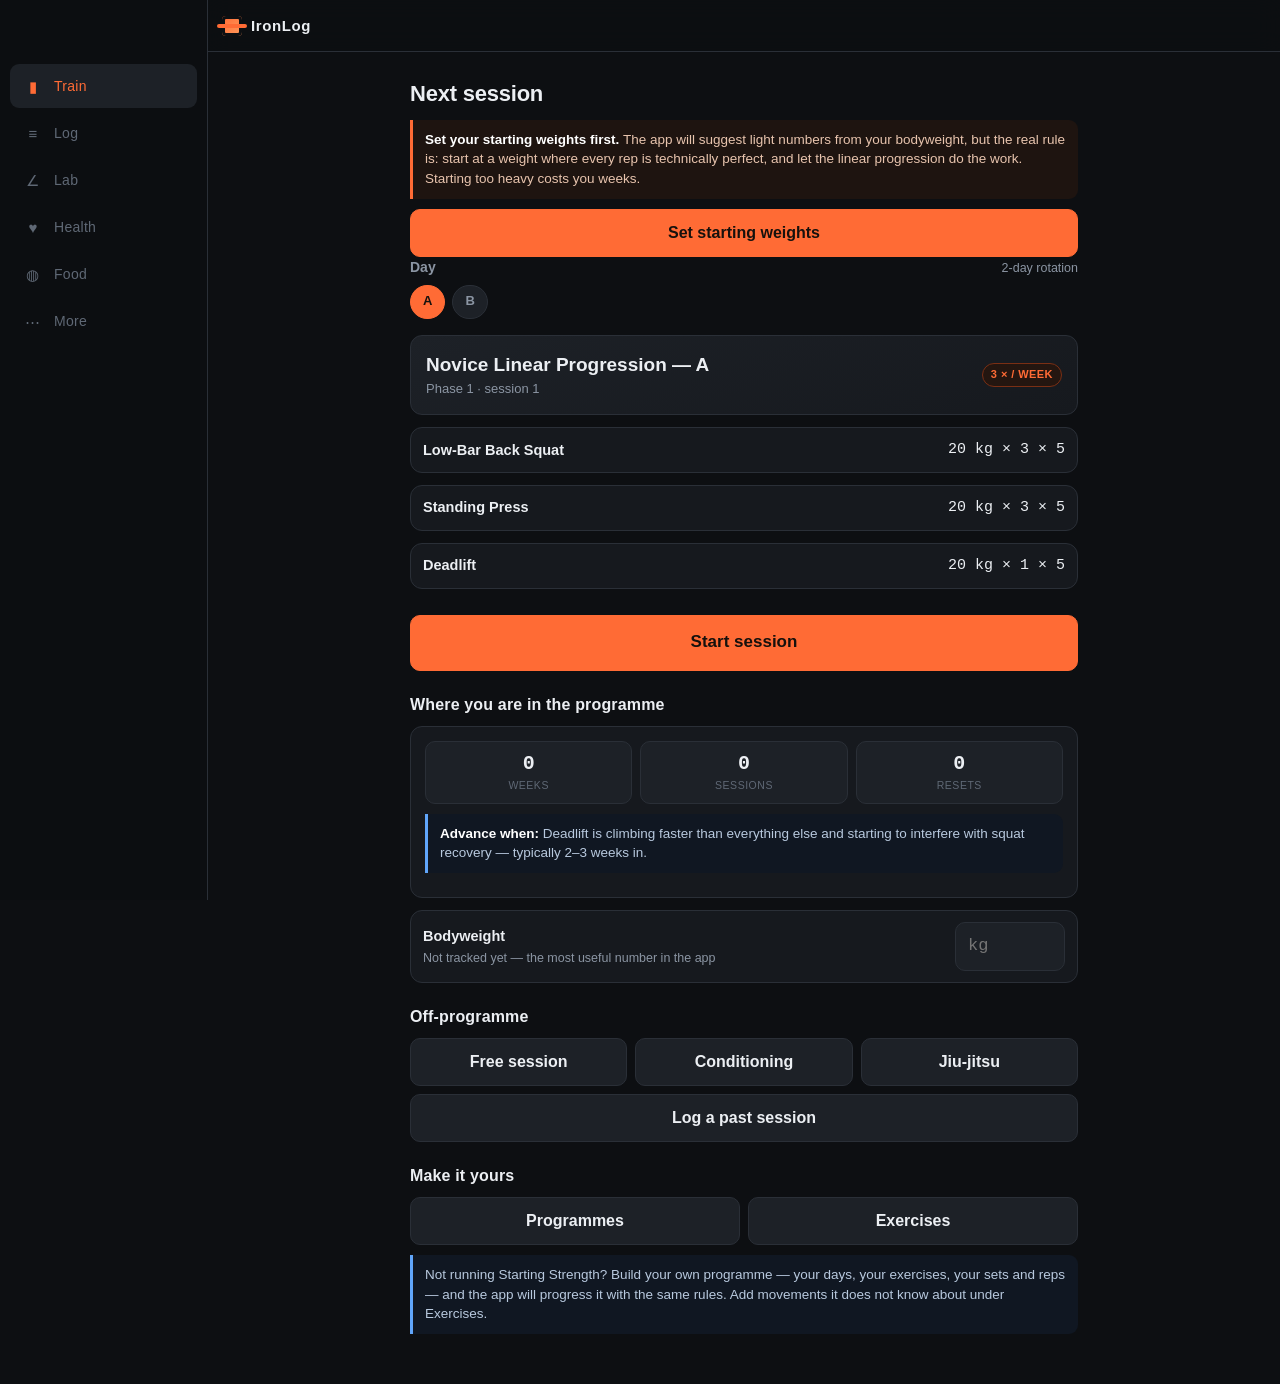
<file: index.html>
<!DOCTYPE html>
<html lang="en">
<head>
<meta charset="utf-8">
<meta name="viewport" content="width=device-width, initial-scale=1, viewport-fit=cover, maximum-scale=1">
<title>IronLog</title>
<meta name="description" content="Starting Strength training log, health tracking, nutrition and movement testing. Offline, local, yours.">
<meta name="theme-color" content="#0d0f12">
<meta name="apple-mobile-web-app-capable" content="yes">
<meta name="apple-mobile-web-app-status-bar-style" content="black-translucent">
<meta name="apple-mobile-web-app-title" content="IronLog">
<link rel="manifest" href="manifest.webmanifest">
<link rel="apple-touch-icon" href="icons/icon-180.png">
<link rel="icon" href="icons/icon-192.png">
<link rel="stylesheet" href="css/app.css">
</head>
<body>

<header id="topbar">
  <div class="brand">
    <span class="brand-mark" aria-hidden="true"></span>
    <span class="brand-name">IronLog</span>
  </div>
  <div id="topbar-slot"></div>
</header>

<nav id="nav" aria-label="Main">
  <button data-route="train"  class="nav-btn"><span class="nav-ico">▮</span><span>Train</span></button>
  <button data-route="log"    class="nav-btn"><span class="nav-ico">≡</span><span>Log</span></button>
  <button data-route="lab"    class="nav-btn"><span class="nav-ico">∠</span><span>Lab</span></button>
  <button data-route="health" class="nav-btn"><span class="nav-ico">♥</span><span>Health</span></button>
  <button data-route="food"   class="nav-btn"><span class="nav-ico">◍</span><span>Food</span></button>
  <button data-route="more"   class="nav-btn"><span class="nav-ico">⋯</span><span>More</span></button>
</nav>

<main id="view" tabindex="-1"></main>

<div id="rest-bar" hidden>
  <div class="rest-progress"><div class="rest-fill"></div></div>
  <div class="rest-body">
    <span class="rest-label">Rest</span>
    <span class="rest-clock">0:00</span>
    <button class="rest-add" data-add="30">+30s</button>
    <button class="rest-skip">Skip</button>
  </div>
</div>

<noscript>
  <p style="padding:2rem;color:#eee;background:#111">IronLog needs JavaScript. It runs entirely in your browser — there is no server to fall back to.</p>
</noscript>

<script type="module" src="js/app.js"></script>
</body>
</html>
</file>
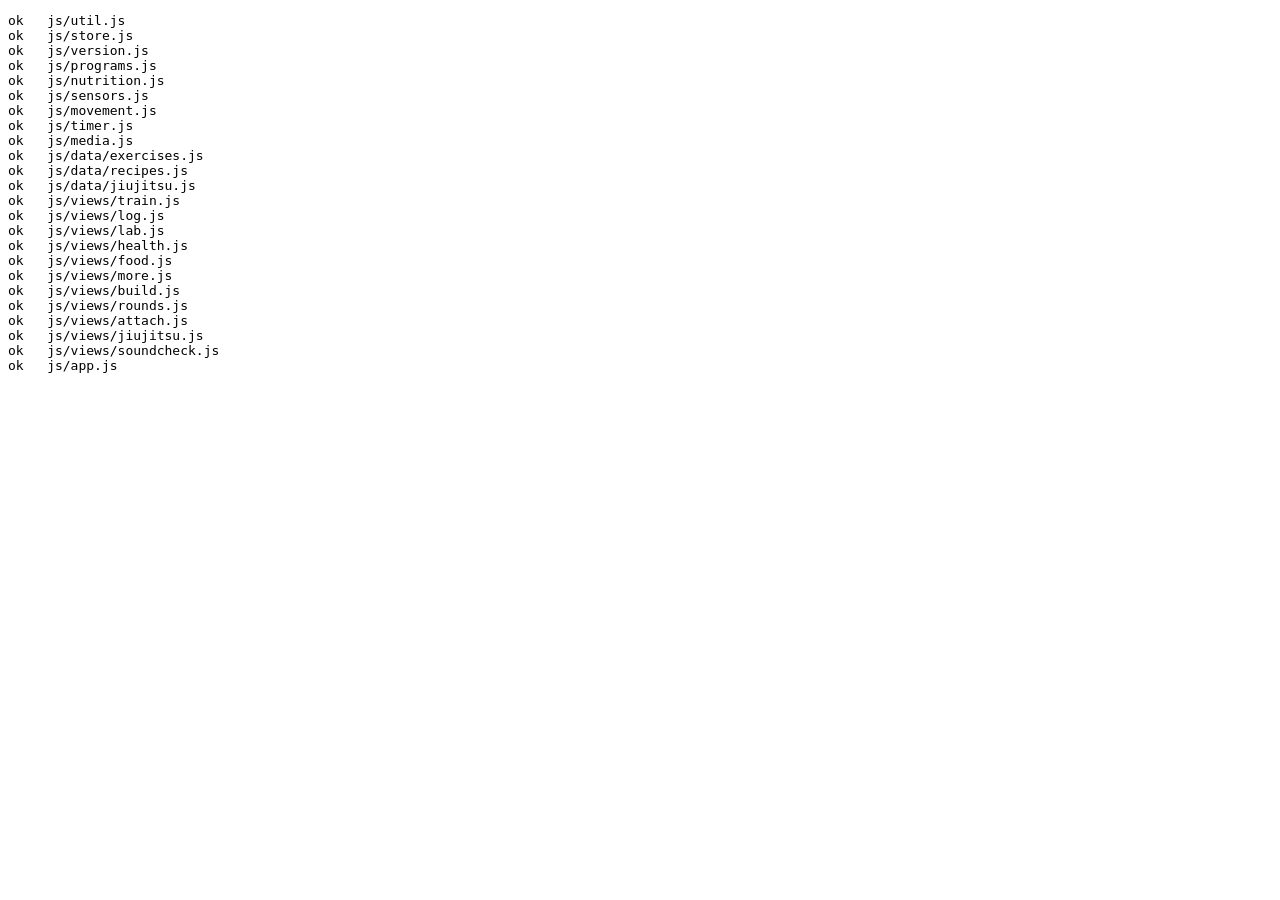
<file: syntaxcheck.html>
<!DOCTYPE html><meta charset="utf-8"><title>syntax</title><body><pre id="o">checking…</pre>
<script type="module">
const mods = [
  'js/util.js','js/store.js','js/version.js','js/programs.js','js/nutrition.js',
  'js/sensors.js','js/movement.js','js/timer.js','js/media.js',
  'js/data/exercises.js','js/data/recipes.js','js/data/jiujitsu.js',
  'js/views/train.js','js/views/log.js','js/views/lab.js','js/views/health.js',
  'js/views/food.js','js/views/more.js','js/views/build.js','js/views/rounds.js',
  'js/views/attach.js','js/views/jiujitsu.js','js/views/soundcheck.js','js/app.js',
];
const out = [];
for (const m of mods) {
  try { await import('/' + m); out.push('ok   ' + m); }
  catch (e) { out.push('FAIL ' + m + '  ->  ' + e.message); }
}
document.getElementById('o').textContent = out.join('\n');
window.__syntax = out.filter(l => l.startsWith('FAIL'));
</script>
</file>
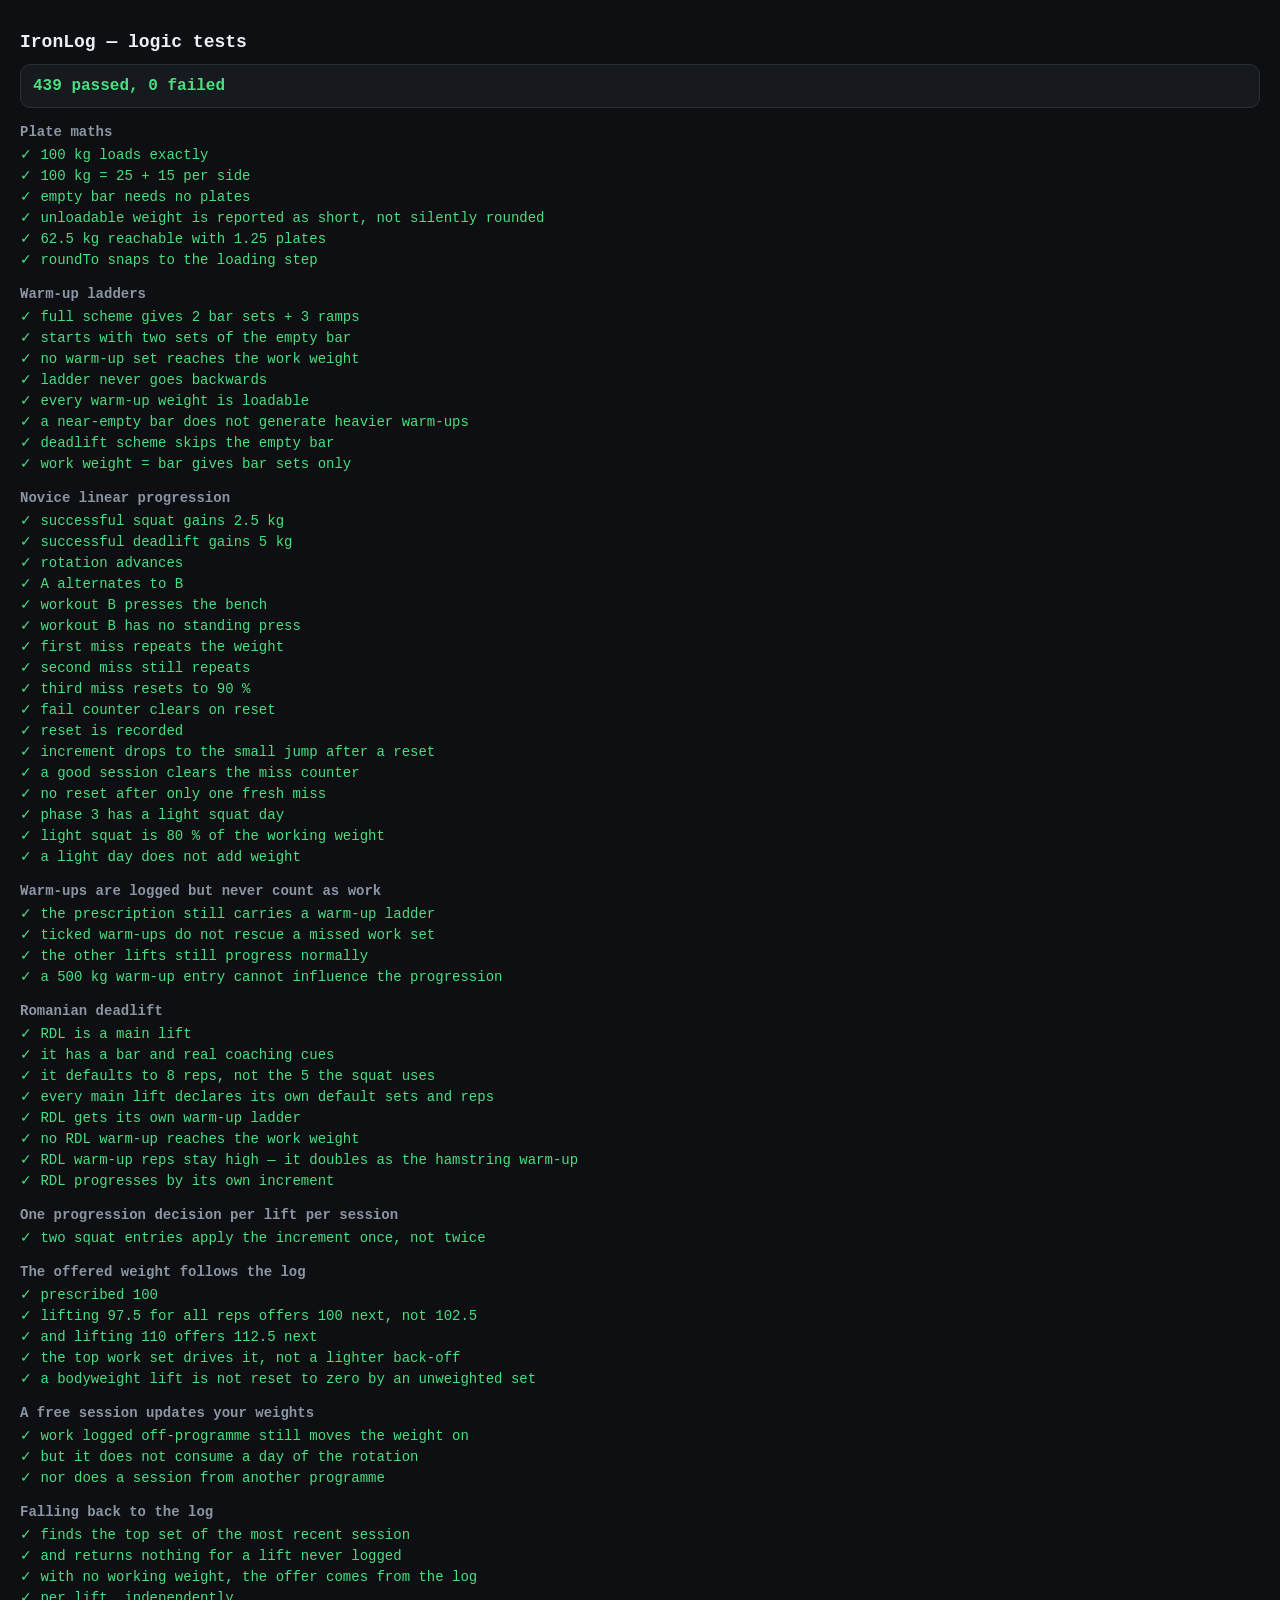
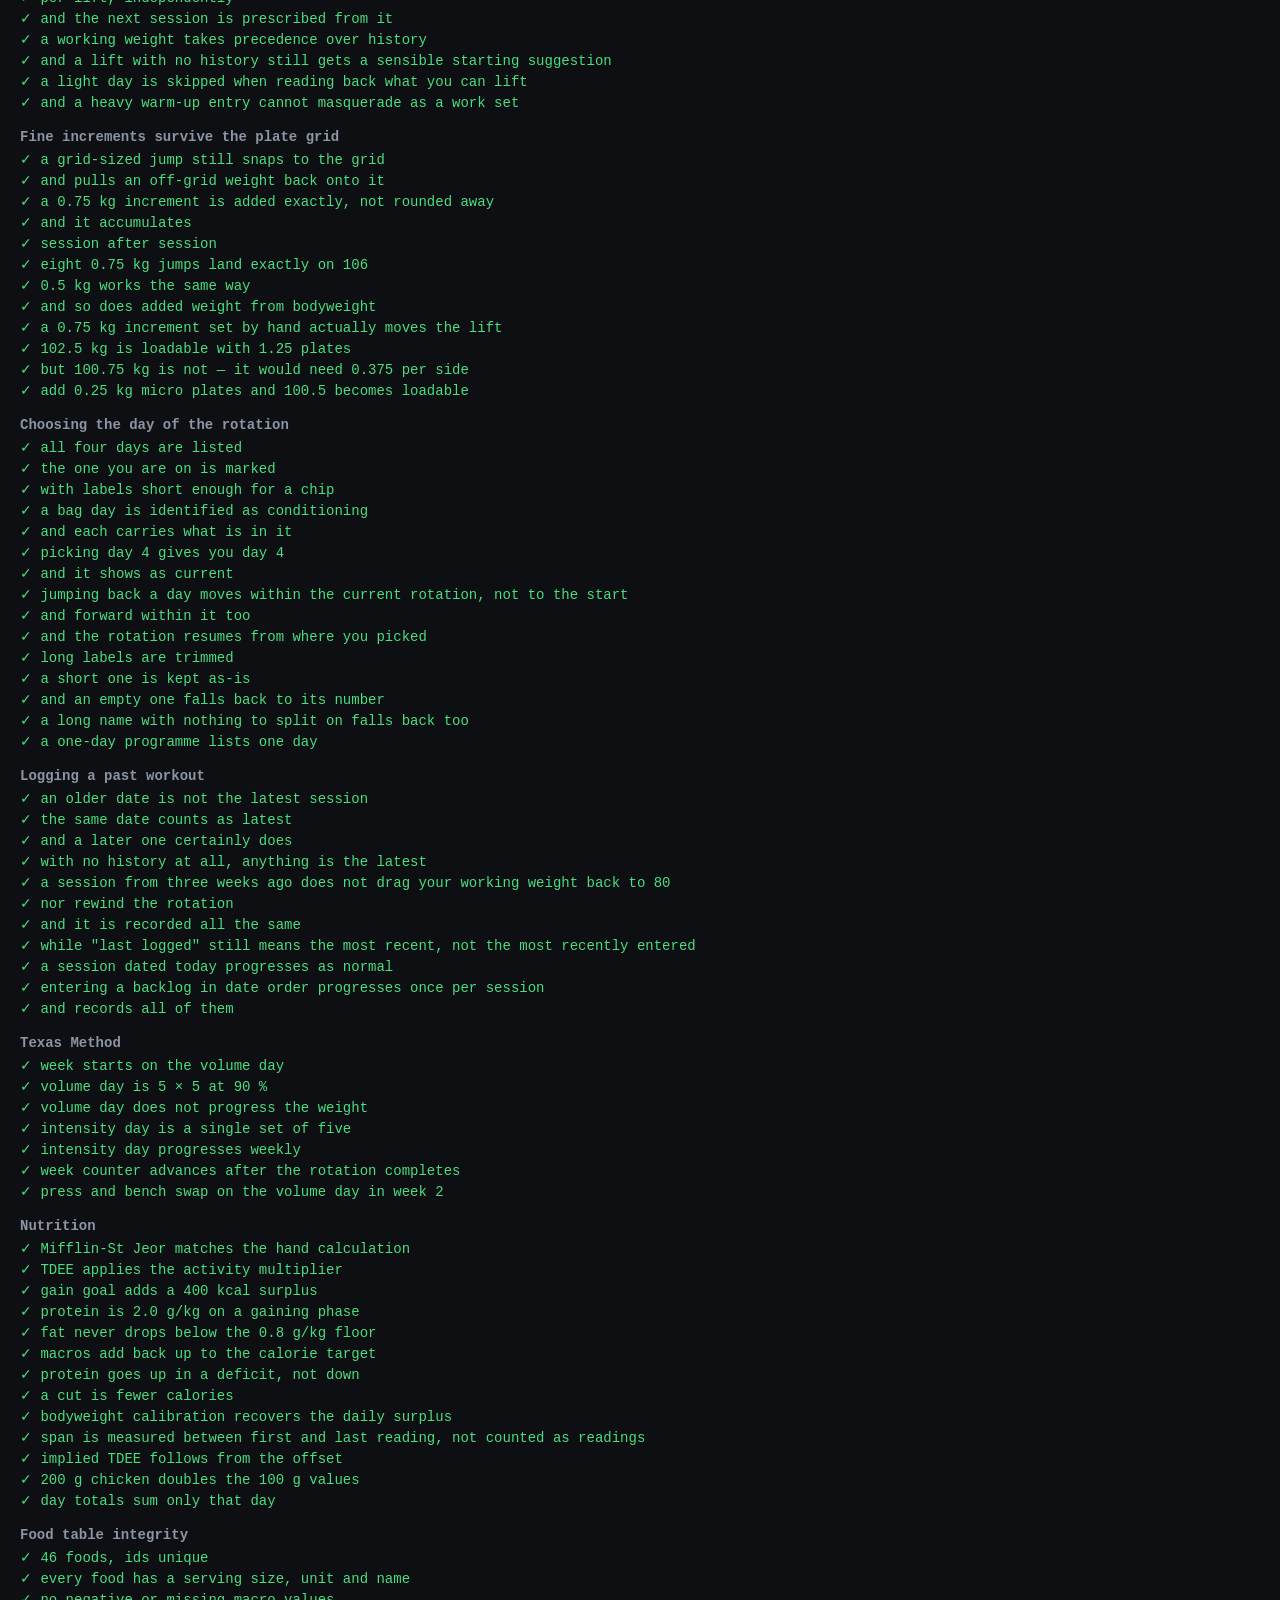
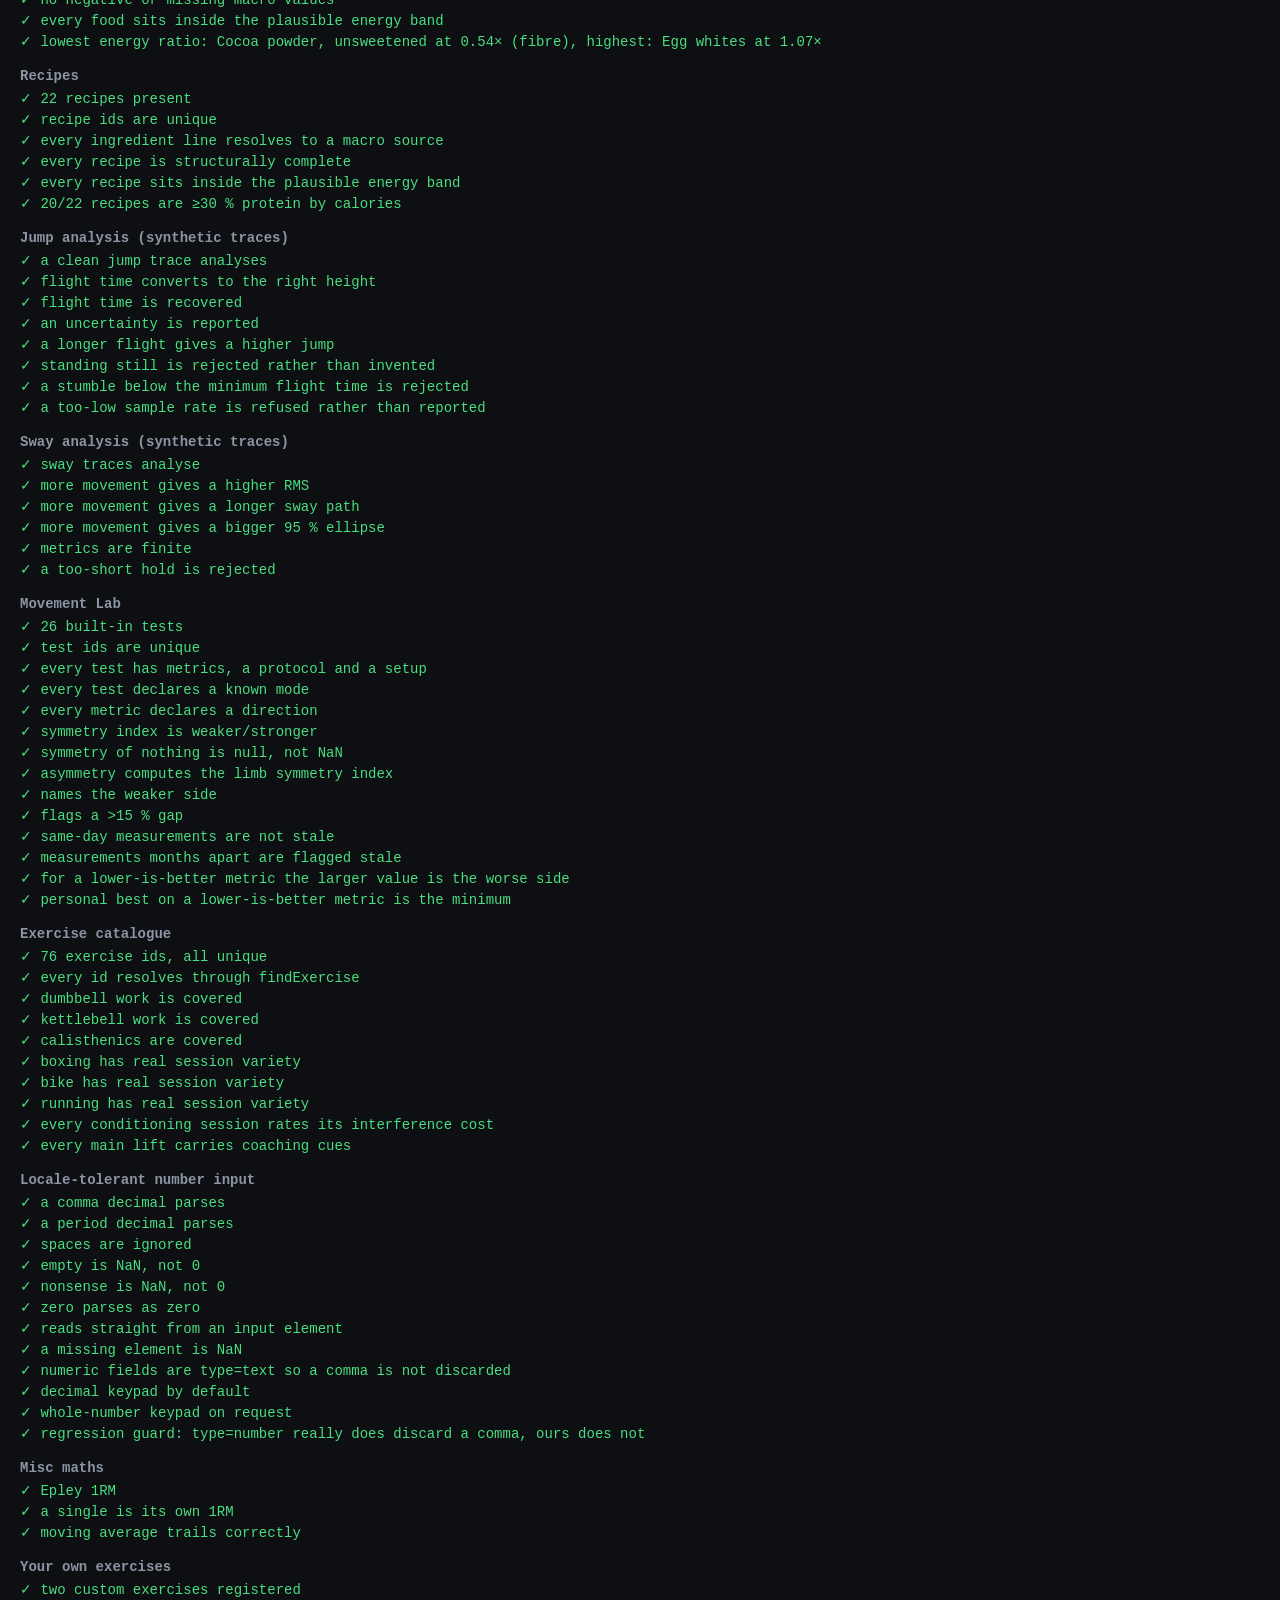
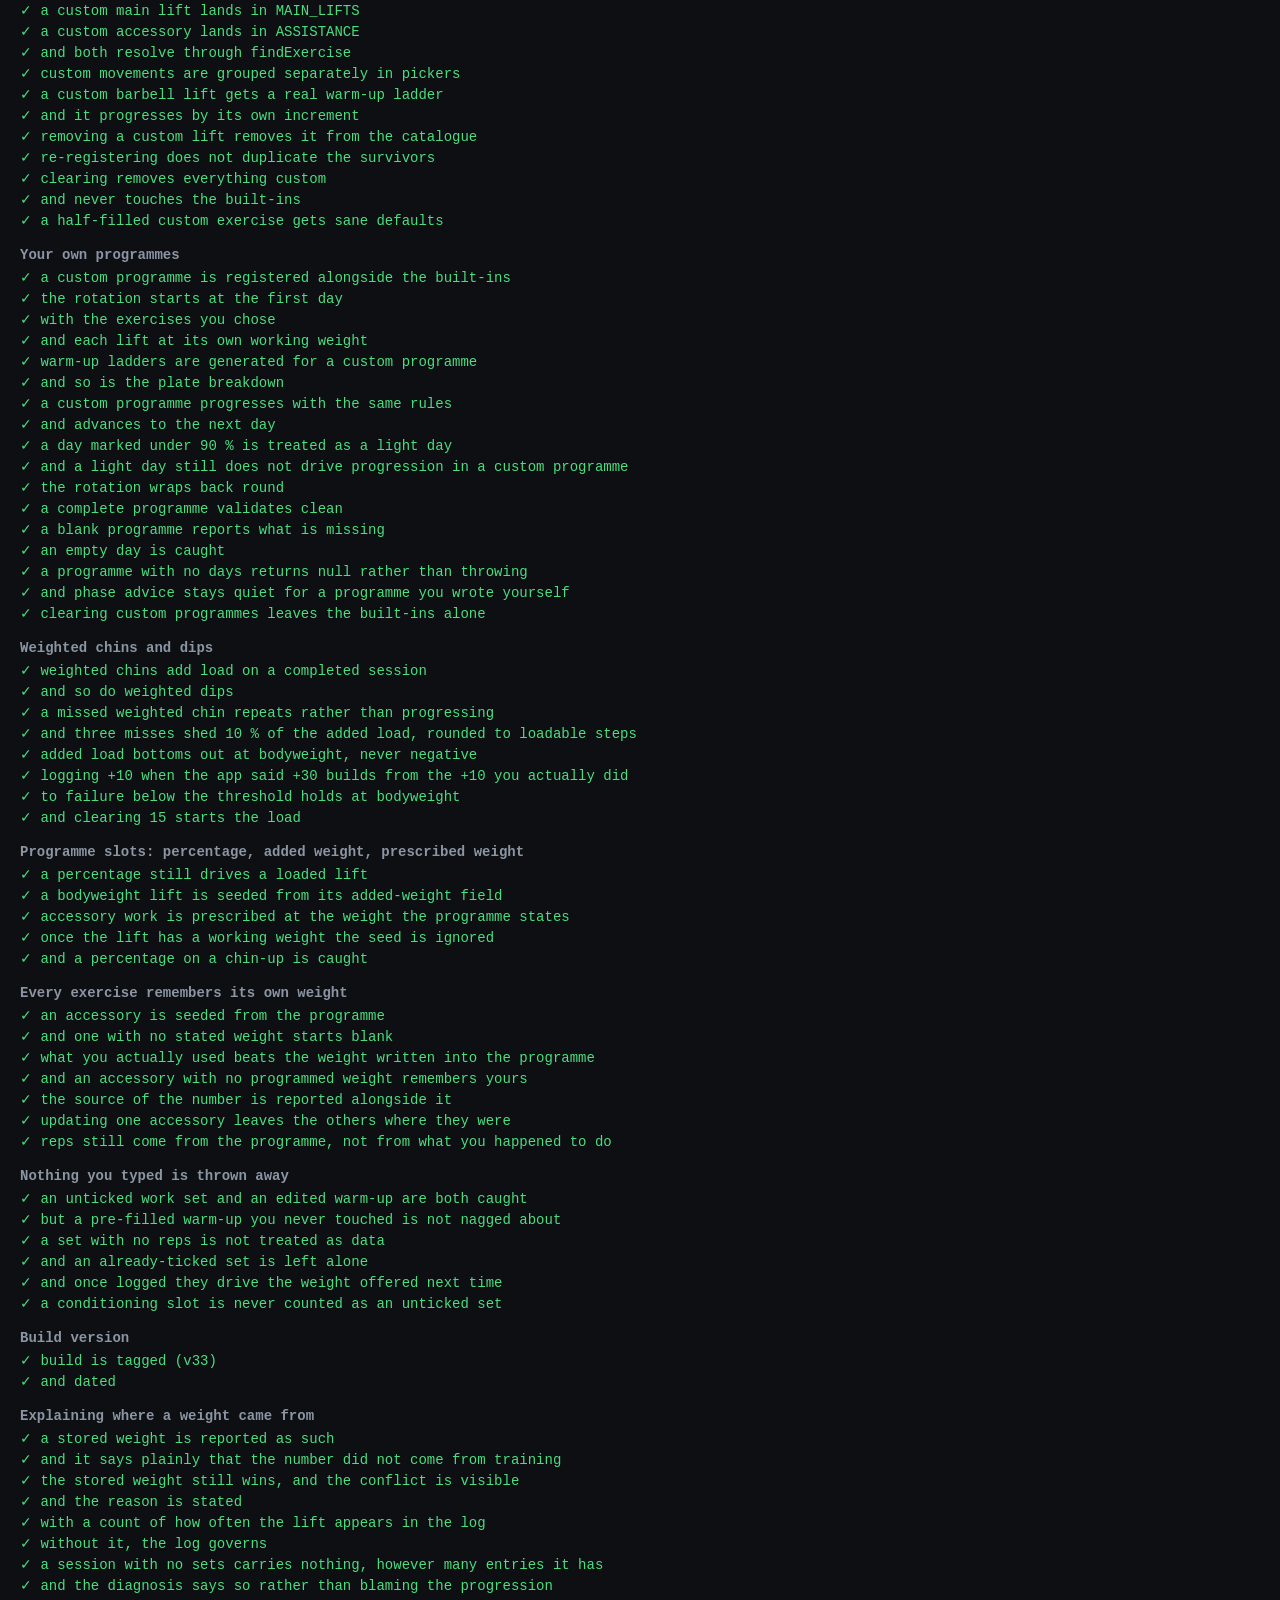
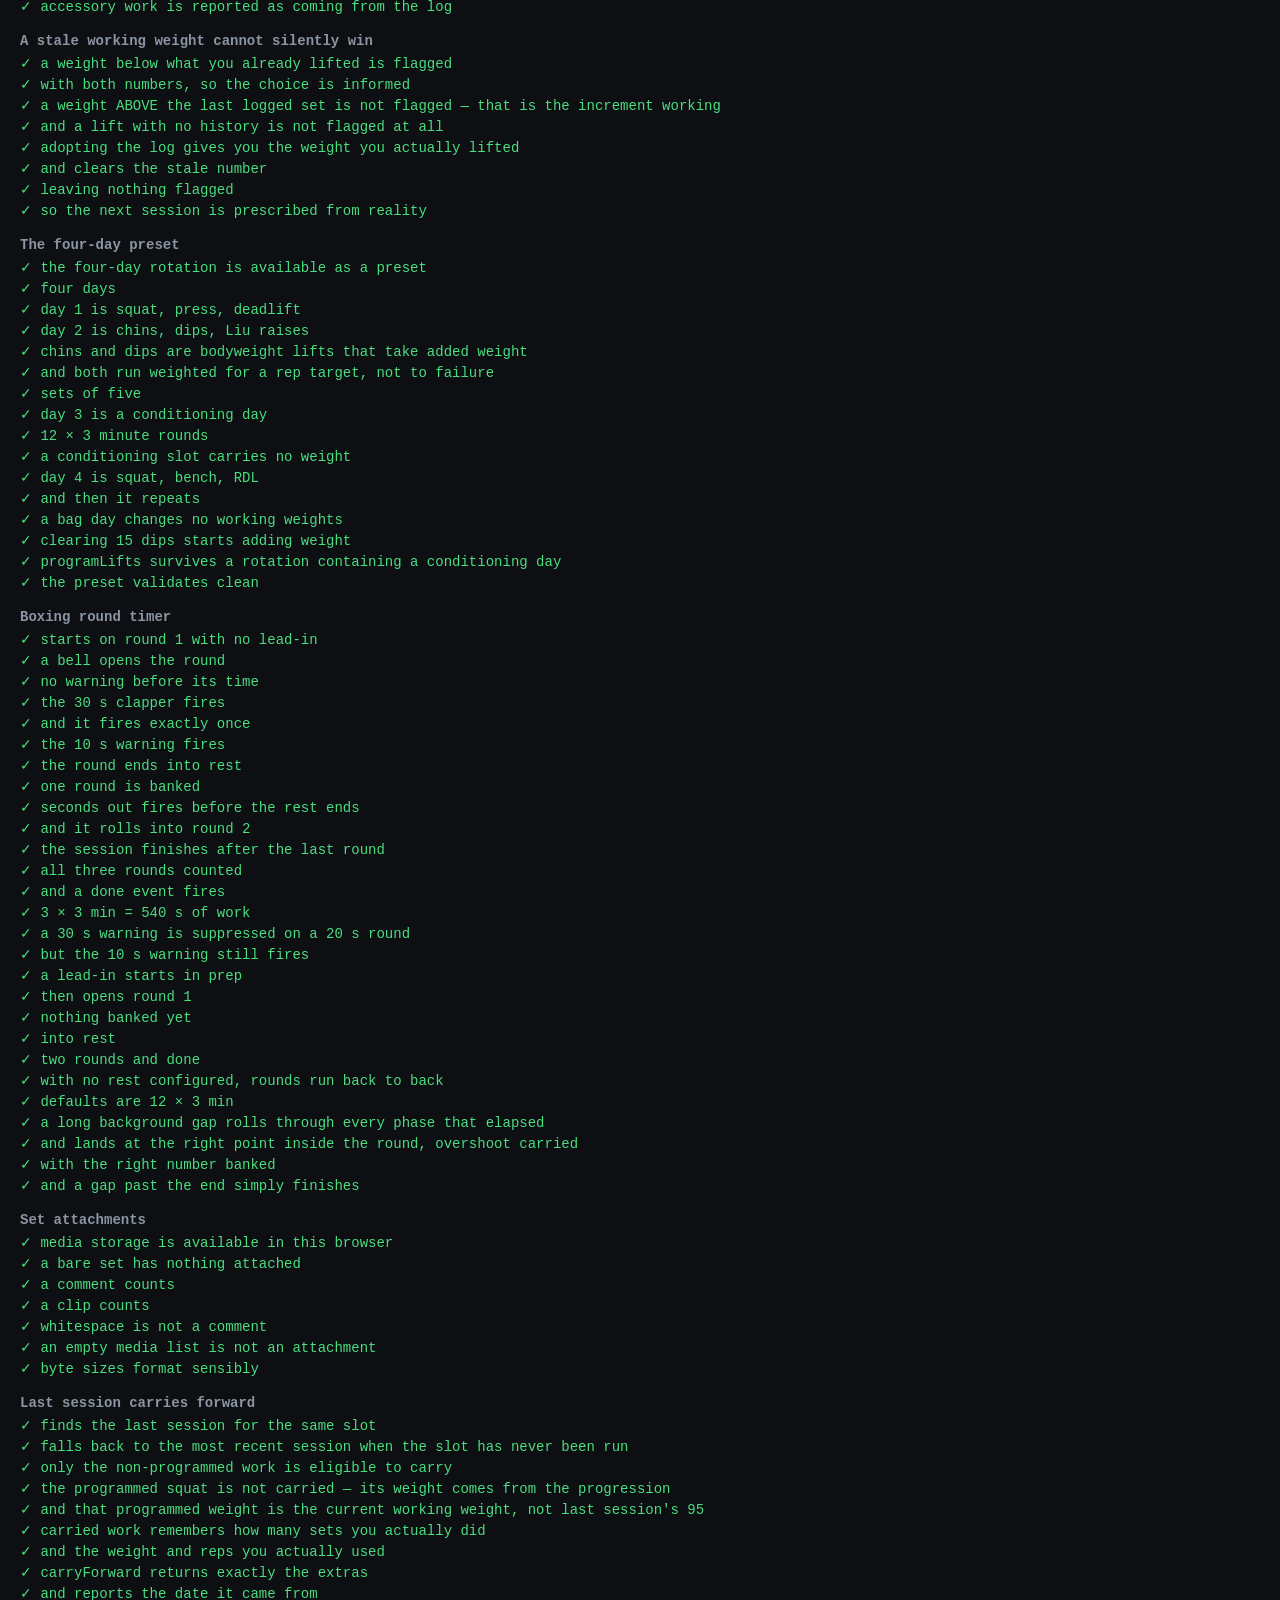
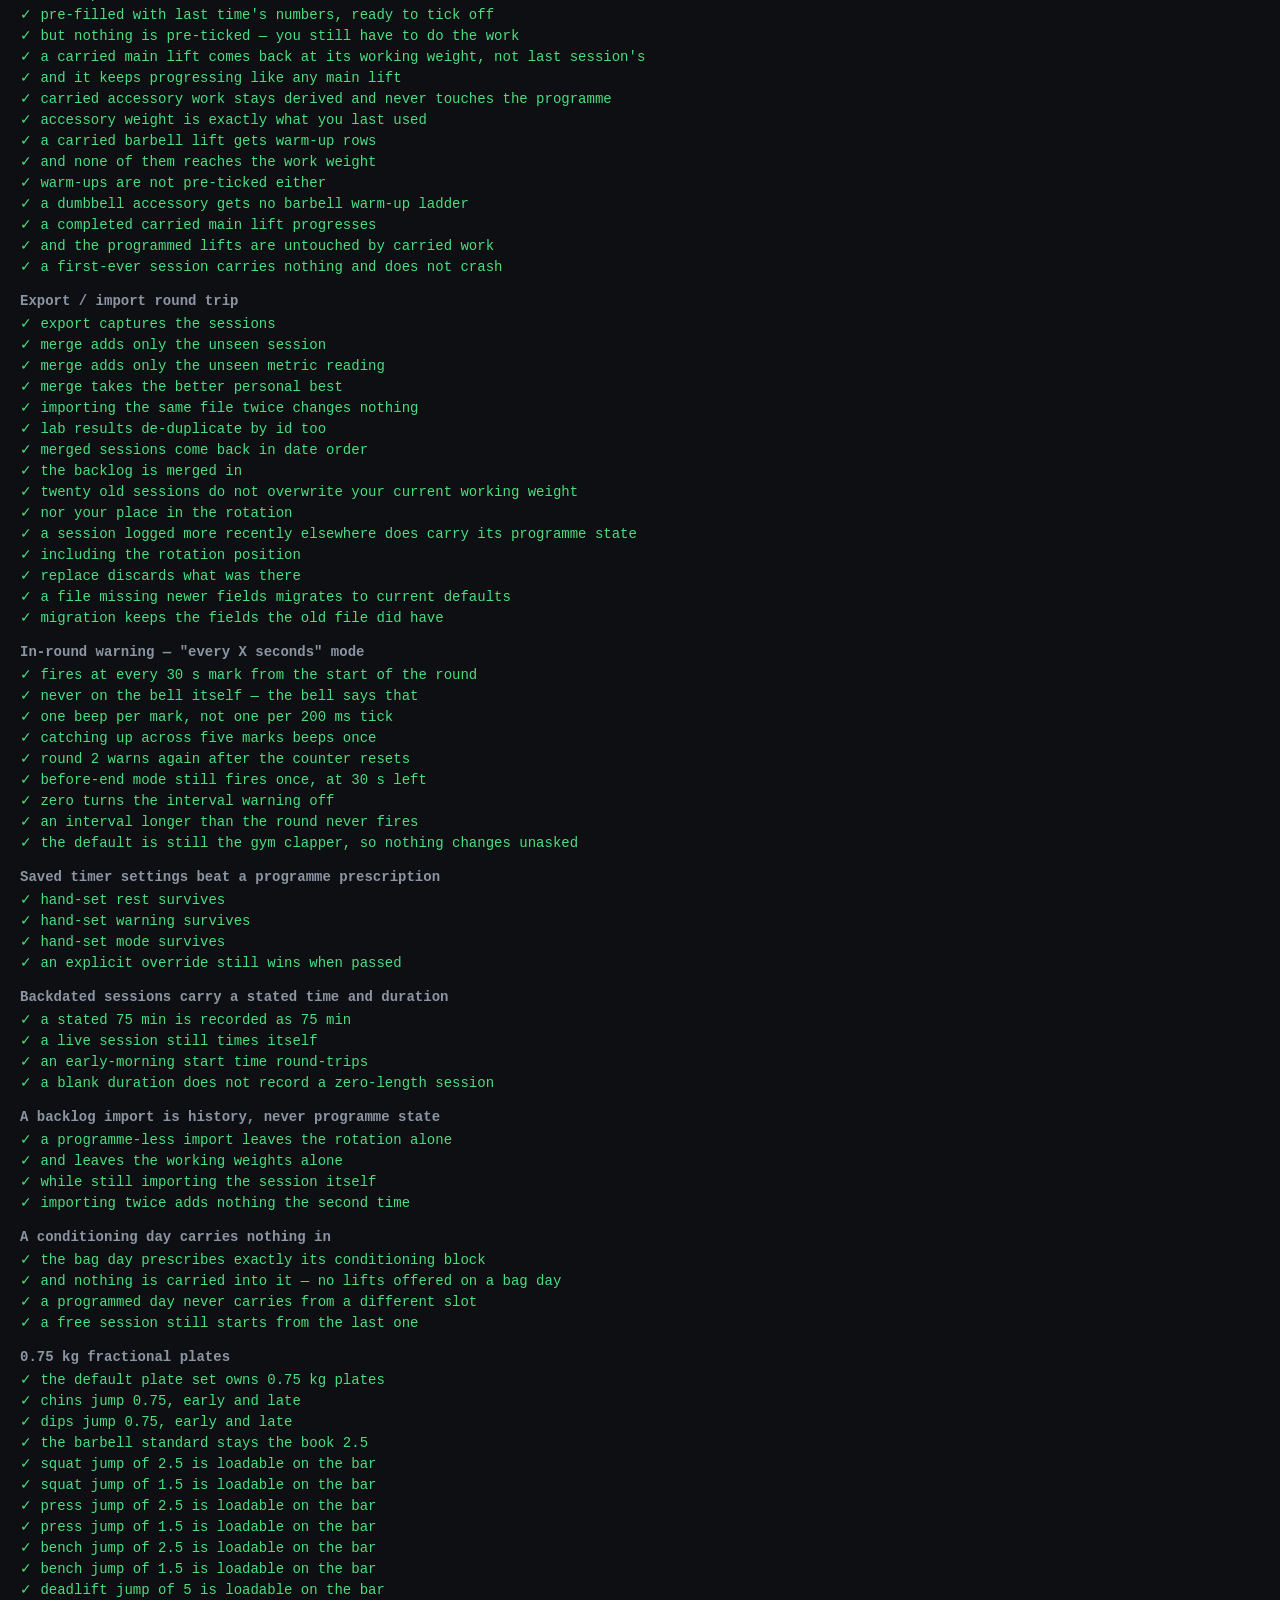
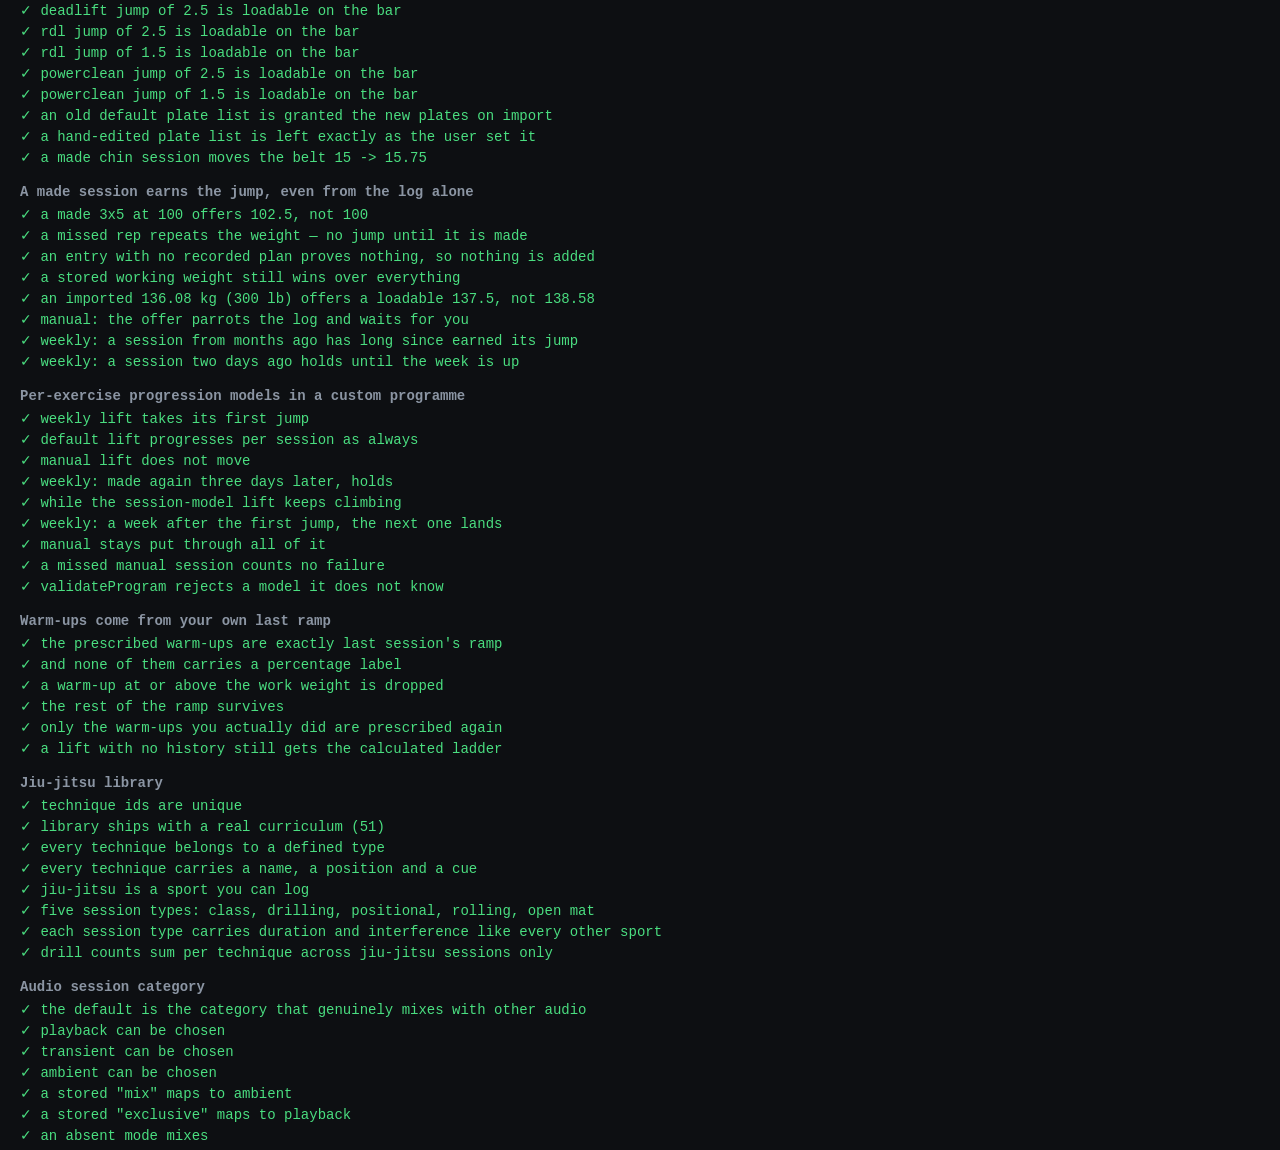
<file: tests.html>
<!DOCTYPE html>
<html lang="en">
<head>
<meta charset="utf-8">
<title>IronLog tests</title>
<style>
  body { background:#0d0f12; color:#eceff3; font:14px ui-monospace,Menlo,monospace; padding:20px; margin:0 }
  h1 { font-size:18px }
  .pass { color:#4ade80 } .fail { color:#f87171 } .grp { color:#8b95a3; margin-top:16px; font-weight:700 }
  li { list-style:none; padding:2px 0 } ul { padding:0; margin:4px 0 }
  #summary { position:sticky; top:0; background:#16191e; padding:12px; border:1px solid #2a2f37;
             border-radius:10px; margin-bottom:16px; font-size:16px; font-weight:700 }
  .detail { color:#5f6875; padding-left:20px; font-size:12px }
</style>
</head>
<body>
<h1>IronLog — logic tests</h1>
<div id="summary">running…</div>
<div id="out"></div>
<script type="module" src="tests.js"></script>
</body>
</html>
</file>
<file: css/app.css>
/* IronLog — dark, high contrast, big targets. Designed to be read at arm's
   length under gym lighting with chalk on your hands. */

:root {
  --bg: #0d0f12;
  --surface: #16191e;
  --surface-2: #1d2127;
  --line: #2a2f37;
  --text: #eceff3;
  --muted: #8b95a3;
  --dim: #5f6875;
  --accent: #ff6b35;
  --accent-dim: #7a2f14;
  --good: #4ade80;
  --warn: #fbbf24;
  --bad: #f87171;
  --info: #60a5fa;
  --radius: 12px;
  --tap: 48px;
  --safe-b: env(safe-area-inset-bottom, 0px);
  --safe-t: env(safe-area-inset-top, 0px);
  --nav-h: 62px;
  --mono: ui-monospace, "SF Mono", Menlo, Consolas, monospace;
  --sans: -apple-system, BlinkMacSystemFont, "Segoe UI", Roboto, Helvetica, Arial, sans-serif;
}

* { box-sizing: border-box; }

html, body {
  margin: 0;
  background: var(--bg);
  color: var(--text);
  font-family: var(--sans);
  font-size: 16px;
  line-height: 1.45;
  -webkit-text-size-adjust: 100%;
  overscroll-behavior-y: none;
}

body {
  padding-top: calc(52px + var(--safe-t));
  padding-bottom: calc(var(--nav-h) + var(--safe-b));
  min-height: 100vh;
}

/* ---------------------------------------------------------------- topbar */
#topbar {
  position: fixed; top: 0; left: 0; right: 0; z-index: 40;
  height: calc(52px + var(--safe-t));
  padding: var(--safe-t) 14px 0;
  display: flex; align-items: center; justify-content: space-between;
  background: rgba(13, 15, 18, .92);
  backdrop-filter: blur(12px);
  border-bottom: 1px solid var(--line);
}
.brand {
  cursor: pointer; display: flex; align-items: center; gap: 9px; }
.brand-mark {
  width: 20px; height: 20px; border-radius: 4px;
  background: linear-gradient(135deg, var(--accent), #ff9a5c);
  box-shadow: inset 0 0 0 3px var(--bg);
  position: relative;
}
.brand-mark::after {
  content: ''; position: absolute; inset: 8px -5px;
  background: var(--accent); border-radius: 2px;
}
.brand-name { font-weight: 700; letter-spacing: .04em; font-size: 15px; }
#topbar-slot { display: flex; gap: 8px; align-items: center; }

/* ---------------------------------------------------------------- nav */
#nav {
  position: fixed; bottom: 0; left: 0; right: 0; z-index: 40;
  height: calc(var(--nav-h) + var(--safe-b));
  padding-bottom: var(--safe-b);
  display: grid; grid-template-columns: repeat(6, 1fr);
  background: rgba(13, 15, 18, .95);
  backdrop-filter: blur(12px);
  border-top: 1px solid var(--line);
}
.nav-btn {
  background: none; border: 0; color: var(--dim);
  font: inherit; font-size: 10.5px; letter-spacing: .02em;
  display: flex; flex-direction: column; align-items: center; justify-content: center;
  gap: 3px; cursor: pointer; padding: 0; min-height: var(--tap);
  -webkit-tap-highlight-color: transparent;
}
.nav-ico { font-size: 17px; line-height: 1; }
.nav-btn[aria-current="page"] { color: var(--accent); }

/* ---------------------------------------------------------------- layout */
#view { padding: 14px 14px 28px; max-width: 720px; margin: 0 auto; outline: none; }

h1 { font-size: 22px; margin: 4px 0 2px; letter-spacing: -.01em; }
h2 { font-size: 16px; margin: 22px 0 10px; letter-spacing: .01em; }
h3 { font-size: 14px; margin: 14px 0 6px; color: var(--muted); font-weight: 600; }
p  { margin: 8px 0; }
.sub { color: var(--muted); font-size: 13.5px; margin: 0 0 14px; }
.dim { color: var(--dim); }
.muted { color: var(--muted); }
small { font-size: 12.5px; }

.card {
  background: var(--surface); border: 1px solid var(--line);
  border-radius: var(--radius); padding: 14px; margin-bottom: 12px;
}
.card.tight { padding: 11px 12px; }
.card-head { display: flex; justify-content: space-between; align-items: baseline; gap: 10px; margin-bottom: 8px; }
.card-head h2, .card-head h3 { margin: 0; }

.row { display: flex; gap: 10px; align-items: center; }
.row.between { justify-content: space-between; }
.row.wrap { flex-wrap: wrap; }
.grow { flex: 1; min-width: 0; }
.stack { display: flex; flex-direction: column; gap: 10px; }

.grid2 { display: grid; grid-template-columns: 1fr 1fr; gap: 10px; }
.grid3 { display: grid; grid-template-columns: repeat(3, 1fr); gap: 8px; }
.grid4 { display: grid; grid-template-columns: repeat(4, 1fr); gap: 8px; }

/* ---------------------------------------------------------------- controls */
button, .btn {
  font: inherit; font-weight: 600; cursor: pointer;
  background: var(--surface-2); color: var(--text);
  border: 1px solid var(--line); border-radius: 10px;
  padding: 11px 14px; min-height: var(--tap);
  -webkit-tap-highlight-color: transparent;
  transition: transform .05s ease, background .12s ease;
}
button:active, .btn:active { transform: scale(.975); }
button:disabled { opacity: .4; cursor: not-allowed; }
.btn-primary { background: var(--accent); border-color: var(--accent); color: #16110d; }
.btn-ghost { background: transparent; }
.btn-danger { color: var(--bad); border-color: #4a2323; background: #241616; }
.btn-sm { min-height: 36px; padding: 6px 11px; font-size: 13px; border-radius: 8px; }
.btn-block { width: 100%; }
.btn-row { display: flex; gap: 8px; }
.btn-row > * { flex: 1; }

input, select, textarea {
  font: inherit; width: 100%;
  background: var(--surface-2); color: var(--text);
  border: 1px solid var(--line); border-radius: 10px;
  padding: 11px 12px; min-height: var(--tap);
}
input:focus, select:focus, textarea:focus {
  outline: 2px solid var(--accent); outline-offset: -1px; border-color: var(--accent);
}
/* Numeric fields are type=text with inputmode set, so that a comma decimal
   separator is not silently discarded — see parseNum() in util.js. */
input[inputmode="decimal"], input[inputmode="numeric"] { font-family: var(--mono); font-size: 17px; }
textarea { min-height: 76px; resize: vertical; }
label { display: block; font-size: 12.5px; color: var(--muted); margin-bottom: 5px; font-weight: 600; }
.field { margin-bottom: 12px; }
.field-inline { display: grid; grid-template-columns: 1fr auto; gap: 10px; align-items: end; }

.chips { display: flex; gap: 7px; flex-wrap: wrap; }
.chip {
  border: 1px solid var(--line); background: var(--surface-2); color: var(--muted);
  border-radius: 999px; padding: 6px 12px; font-size: 13px; min-height: 34px;
  font-weight: 600;
}
.chip[aria-pressed="true"] { background: var(--accent); border-color: var(--accent); color: #16110d; }

.pill {
  display: inline-block; font-size: 11px; font-weight: 700; letter-spacing: .04em;
  text-transform: uppercase; padding: 3px 8px; border-radius: 999px;
  background: var(--surface-2); color: var(--muted); border: 1px solid var(--line);
}
.pill.good { color: var(--good); border-color: #1e4632; background: #12251b; }
.pill.warn { color: var(--warn); border-color: #4a3a15; background: #241d0f; }
.pill.bad  { color: var(--bad);  border-color: #4a2323; background: #241616; }
.pill.info { color: var(--info); border-color: #1e3a5c; background: #101d2e; }
.pill.accent { color: var(--accent); border-color: var(--accent-dim); background: #241610; }

/* ---------------------------------------------------------------- training */
.workout-head {
  background: linear-gradient(160deg, #1d2127, #16191e);
  border: 1px solid var(--line); border-radius: var(--radius);
  padding: 15px; margin-bottom: 12px;
}
.workout-title { font-size: 19px; font-weight: 700; margin: 0; }

.ex-block { border: 1px solid var(--line); border-radius: var(--radius); background: var(--surface); margin-bottom: 12px; overflow: hidden; }
.ex-head {
  display: flex; justify-content: space-between; align-items: center; gap: 10px;
  padding: 12px 13px; background: var(--surface-2); border-bottom: 1px solid var(--line);
}
.ex-name { font-weight: 700; font-size: 15.5px; }
.ex-target { font-family: var(--mono); font-size: 13px; color: var(--muted); }
.ex-body { padding: 11px 13px 13px; }

/* The set grid — the one thing that has to work with cold hands. */
.set-grid { display: flex; flex-direction: column; gap: 7px; }
.set-row {
  display: grid; grid-template-columns: 34px 1fr 1fr 56px; gap: 7px; align-items: center;
}
.set-idx {
  font-family: var(--mono); font-size: 13px; color: var(--dim); text-align: center;
  background: none; border: 0; padding: 0; min-height: 46px; position: relative;
  border-radius: 8px;
}
.set-idx:active { background: var(--surface-2); }
/* A dot means this set carries a comment or a clip. */
.set-idx.has-media::after {
  content: ''; position: absolute; top: 9px; right: 3px;
  width: 6px; height: 6px; border-radius: 50%; background: var(--accent);
}
.set-row.warm .set-idx { color: var(--info); }
.set-input {
  min-height: 46px; text-align: center; font-family: var(--mono); font-size: 16px;
  padding: 8px 4px;
}
.set-done {
  min-height: 46px; min-width: 0; padding: 0; font-size: 19px; border-radius: 9px;
  background: var(--surface-2); color: var(--dim);
}
.set-done[aria-pressed="true"] { background: var(--good); border-color: var(--good); color: #0a1a10; }
.set-row.logged .set-input { opacity: .55; }

.warmup-list { border-left: 2px solid var(--info); padding-left: 10px; margin: 4px 0 12px; }
/* Warm-up rows are logged like work sets but must read as secondary at a
   glance, so the eye lands on the work sets first. */
.warmup-grid { border-left: 2px solid var(--info); padding-left: 8px; }
.set-row.warm .set-input { font-size: 15px; opacity: .88; }
.set-row.warm .set-done { font-size: 17px; }
.set-row.warm .set-idx { color: var(--info); font-size: 11px; }
.set-row.warm.logged .set-done[aria-pressed="true"] { background: var(--info); border-color: var(--info); color: #08131f; }
.warmup-row { display: flex; justify-content: space-between; font-family: var(--mono); font-size: 13px; color: var(--muted); padding: 3px 0; }

.plates {
  font-family: var(--mono); font-size: 12.5px; color: var(--muted);
  background: var(--bg); border: 1px solid var(--line); border-radius: 8px;
  padding: 7px 10px; margin-top: 9px;
}
.plates b { color: var(--text); font-weight: 700; }
.plates .short { color: var(--warn); }

.cues { margin-top: 10px; }
.cues summary { cursor: pointer; color: var(--muted); font-size: 13px; font-weight: 600; padding: 5px 0; min-height: 32px; }
.cues ul { margin: 6px 0 0; padding-left: 18px; color: var(--muted); font-size: 13.5px; }
.cues li { margin: 5px 0; }

/* ---------------------------------------------------------------- rest bar */
#rest-bar {
  position: fixed; left: 0; right: 0; z-index: 45;
  bottom: calc(var(--nav-h) + var(--safe-b));
  background: var(--surface-2); border-top: 1px solid var(--line);
}
#rest-bar[hidden] { display: none; }
.rest-progress { height: 3px; background: var(--line); }
.rest-fill { height: 100%; background: var(--accent); width: 100%; transition: width .3s linear; }
.rest-body { display: flex; align-items: center; gap: 10px; padding: 9px 14px; }
.rest-label { font-size: 12px; color: var(--muted); text-transform: uppercase; letter-spacing: .07em; font-weight: 700; }
.rest-clock { font-family: var(--mono); font-size: 21px; font-weight: 700; flex: 1; }
.rest-clock.over { color: var(--good); }
#rest-bar button { min-height: 36px; padding: 6px 12px; font-size: 13px; }

/* ---------------------------------------------------------------- stats */
.stat-grid { display: grid; grid-template-columns: repeat(auto-fit, minmax(88px, 1fr)); gap: 8px; }
.stat {
  background: var(--surface-2); border: 1px solid var(--line);
  border-radius: 10px; padding: 10px; text-align: center;
}
.stat-val { font-family: var(--mono); font-size: 20px; font-weight: 700; line-height: 1.15; }
.stat-lbl { font-size: 10.5px; color: var(--dim); text-transform: uppercase; letter-spacing: .05em; margin-top: 3px; }
.stat-sub { font-size: 11px; color: var(--muted); margin-top: 2px; font-family: var(--mono); }
.stat.good .stat-val { color: var(--good); }
.stat.warn .stat-val { color: var(--warn); }
.stat.bad .stat-val { color: var(--bad); }
.stat.accent .stat-val { color: var(--accent); }

/* ---------------------------------------------------------------- chart */
.chart-wrap { margin: 8px 0 2px; }
.chart { width: 100%; height: auto; display: block; }
.chart-line { fill: none; stroke: var(--accent); stroke-width: 2; stroke-linejoin: round; stroke-linecap: round; vector-effect: non-scaling-stroke; }
.chart-area { fill: var(--accent); opacity: .1; }
.chart-dot { fill: var(--accent); }
.chart-tick { fill: var(--dim); font-size: 9px; font-family: var(--mono); }
.chart-delta { font-size: 12px; font-family: var(--mono); color: var(--muted); margin-top: 2px; }
.chart-delta.good { color: var(--good); }
.chart-delta.bad { color: var(--bad); }
.chart-empty { color: var(--dim); font-size: 13px; padding: 18px 0; text-align: center; }

/* ---------------------------------------------------------------- lists */
.list { display: flex; flex-direction: column; gap: 8px; }
.list-item {
  display: flex; justify-content: space-between; align-items: center; gap: 11px;
  background: var(--surface); border: 1px solid var(--line);
  border-radius: 10px; padding: 12px 13px; width: 100%; text-align: left;
  min-height: var(--tap); font: inherit; color: var(--text); cursor: pointer;
}
.list-item:active { background: var(--surface-2); }
.li-title { font-weight: 600; font-size: 14.5px; }
.li-sub { font-size: 12.5px; color: var(--muted); margin-top: 2px; }
.li-right { font-family: var(--mono); font-size: 13px; color: var(--muted); text-align: right; white-space: nowrap; flex-shrink: 0; }

.empty { text-align: center; color: var(--dim); padding: 40px 20px; font-size: 14px; }
.empty b { display: block; color: var(--muted); margin-bottom: 6px; font-size: 15px; }

/* ---------------------------------------------------------------- notes */
.note {
  border-left: 3px solid var(--info); background: #101722;
  padding: 10px 12px; border-radius: 0 9px 9px 0; font-size: 13.5px;
  color: #b8c9de; margin: 10px 0;
}
.note.warn { border-color: var(--warn); background: #1e1a10; color: #e0d0a8; }
.note.accent { border-color: var(--accent); background: #1e1410; color: #e8c4ae; }
.note.bad { border-color: var(--bad); background: #1e1212; color: #e8b8b8; }
.note b { color: #fff; }

/* ---------------------------------------------------------------- lab */
.angle-readout {
  font-family: var(--mono); font-size: 62px; font-weight: 700; text-align: center;
  line-height: 1; padding: 16px 0 4px; letter-spacing: -.02em;
}
.angle-readout.settled { color: var(--good); }
.angle-peak { text-align: center; font-family: var(--mono); color: var(--muted); font-size: 14px; }
.big-timer { font-family: var(--mono); font-size: 54px; font-weight: 700; text-align: center; line-height: 1.05; }
.trace { width: 100%; height: 68px; display: block; margin-top: 10px; }
.trace-line { fill: none; stroke: var(--info); stroke-width: 1.2; vector-effect: non-scaling-stroke; }
.trace-flight { fill: var(--accent); opacity: .22; }

.side-toggle { display: grid; grid-template-columns: 1fr 1fr; gap: 8px; margin-bottom: 12px; }

.metric-def { display: grid; grid-template-columns: 1fr 74px 60px; gap: 7px; align-items: end; margin-bottom: 8px; }

/* ---------------------------------------------------------------- food */
.macro-bar { display: flex; height: 8px; border-radius: 4px; overflow: hidden; background: var(--surface-2); margin: 8px 0 4px; }
.macro-bar i { display: block; height: 100%; }
.macro-p { background: var(--info); }
.macro-c { background: var(--accent); }
.macro-f { background: var(--warn); }
.macro-key { display: flex; gap: 13px; font-size: 11.5px; color: var(--muted); font-family: var(--mono); }
.macro-key span::before { content: '■ '; }
.macro-key .p::before { color: var(--info); }
.macro-key .c::before { color: var(--accent); }
.macro-key .f::before { color: var(--warn); }

.recipe-steps { padding-left: 20px; margin: 8px 0; }
.recipe-steps li { margin: 8px 0; font-size: 14px; }
.ing-list { list-style: none; padding: 0; margin: 8px 0; }
.ing-list li { padding: 6px 0; border-bottom: 1px solid var(--line); font-size: 14px; font-family: var(--mono); }
.ing-list li:last-child { border: 0; }

/* ---------------------------------------------------------------- toast */
#toast {
  position: fixed; left: 50%; transform: translateX(-50%) translateY(20px);
  bottom: calc(var(--nav-h) + var(--safe-b) + 16px);
  background: var(--surface-2); color: var(--text);
  border: 1px solid var(--line); border-radius: 999px;
  padding: 11px 20px; font-size: 14px; font-weight: 600;
  opacity: 0; pointer-events: none; transition: opacity .2s, transform .2s;
  z-index: 60; max-width: 90vw; text-align: center;
  box-shadow: 0 8px 28px rgba(0,0,0,.5);
}
#toast.show { opacity: 1; transform: translateX(-50%) translateY(0); }
#toast.good { border-color: var(--good); color: var(--good); }
#toast.bad { border-color: var(--bad); color: var(--bad); }

/* ---------------------------------------------------------------- modal */
.sheet-backdrop {
  position: fixed; inset: 0; background: rgba(0,0,0,.65); z-index: 70;
  display: flex; align-items: flex-end; justify-content: center;
}
.sheet {
  background: var(--surface); border-radius: 16px 16px 0 0;
  border: 1px solid var(--line); border-bottom: 0;
  width: 100%; max-width: 720px; max-height: 88vh; overflow-y: auto;
  padding: 16px 14px calc(20px + var(--safe-b));
  animation: slideUp .18s ease-out;
}
@keyframes slideUp { from { transform: translateY(16px); opacity: .6 } to { transform: none; opacity: 1 } }
.sheet-head { display: flex; justify-content: space-between; align-items: center; margin-bottom: 12px; }
.sheet-head h2 { margin: 0; }

/* ---------------------------------------------------------------- desktop */
@media (min-width: 860px) {
  body { padding-top: 0; padding-bottom: 0; padding-left: 208px; }
  #topbar { left: 208px; }
  #nav {
    top: 0; bottom: 0; right: auto; width: 208px; height: 100vh;
    grid-template-columns: 1fr; grid-template-rows: repeat(6, auto);
    align-content: start; padding: calc(64px + var(--safe-t)) 10px 0;
    border-top: 0; border-right: 1px solid var(--line); gap: 3px;
  }
  .nav-btn {
    flex-direction: row; justify-content: flex-start; gap: 12px;
    padding: 0 14px; font-size: 14px; border-radius: 9px; min-height: 44px;
  }
  .nav-btn[aria-current="page"] { background: var(--surface-2); }
  .nav-ico { font-size: 15px; width: 18px; text-align: center; }
  #view { padding: 74px 26px 40px; }
  #rest-bar { left: 208px; bottom: 0; }
  #toast { bottom: 24px; left: calc(50% + 104px); }
  .sheet-backdrop { align-items: center; }
  .sheet { border-radius: 16px; border-bottom: 1px solid var(--line); max-width: 620px; padding-bottom: 20px; }
  .grid2 { grid-template-columns: 1fr 1fr; }
}

@media (prefers-reduced-motion: reduce) {
  *, *::before, *::after { animation-duration: .01ms !important; transition-duration: .01ms !important; }
}

/* ---------------------------------------------------------------- rounds */
.round-wrap { text-align: center; padding: 8px 0 16px; }
.round-counter { font-size: 13px; color: var(--muted); text-transform: uppercase; letter-spacing: .08em; font-weight: 700; }
.round-clock {
  font-family: var(--mono); font-size: 76px; font-weight: 700; line-height: 1;
  letter-spacing: -.03em; margin: 6px 0 2px; font-variant-numeric: tabular-nums;
}
.round-phase { font-size: 17px; font-weight: 700; letter-spacing: .04em; text-transform: uppercase; }
.round-ring { height: 6px; background: var(--surface-2); border-radius: 3px; overflow: hidden; margin-top: 14px; }
.round-ring i { display: block; height: 100%; background: var(--accent); transition: width .12s linear; }

/* The phase has to be readable across the gym, at a glance, upside down. */
[data-phase="work"] .round-clock, [data-phase="work"] .round-phase { color: var(--good); }
[data-phase="work"] .round-ring i { background: var(--good); }
[data-phase="rest"] .round-clock, [data-phase="rest"] .round-phase { color: var(--info); }
[data-phase="rest"] .round-ring i { background: var(--info); }
[data-phase="prep"] .round-clock, [data-phase="prep"] .round-phase { color: var(--warn); }
[data-phase="prep"] .round-ring i { background: var(--warn); }
[data-phase="done"] .round-clock, [data-phase="done"] .round-phase { color: var(--accent); }

@media (max-width: 380px) { .round-clock { font-size: 62px; } }

/* ---------------------------------------------------------------- update */
#update-banner {
  position: fixed; left: 12px; right: 12px; z-index: 55;
  bottom: calc(var(--nav-h) + var(--safe-b) + 12px);
  display: flex; align-items: center; gap: 10px;
  background: var(--accent); color: #16110d;
  border-radius: 12px; padding: 10px 12px;
  font-weight: 700; font-size: 14px;
  box-shadow: 0 8px 28px rgba(0,0,0,.45);
}
#update-banner span { flex: 1; }
#update-banner button { background: rgba(0,0,0,.16); border-color: transparent; color: #16110d; }
@media (min-width: 860px) { #update-banner { left: 220px; right: 24px; bottom: 24px; } }

/* The day picker can outgrow the screen on a long rotation, so it scrolls
   sideways rather than wrapping into an unreadable block. */
.day-picker {
  flex-wrap: nowrap; overflow-x: auto; padding-bottom: 4px;
  margin-bottom: 12px; scrollbar-width: none;
}
.day-picker::-webkit-scrollbar { display: none; }
.day-picker .chip { flex: 0 0 auto; }

/* Swipe-to-delete. The row slides left over a Delete button underneath. */
.swipe-wrap { position: relative; overflow: hidden; border-radius: inherit; }
.swipe-wrap .swipe-row {
  position: relative; z-index: 1;
  background: var(--surface);
  touch-action: pan-y;
}
.swipe-del {
  position: absolute; top: 0; right: 0; bottom: 0; width: 82px;
  border: none; border-radius: 0;
  background: #7f1d1d; color: #fecaca; font-weight: 600; font-size: 14px;
}
</file>
